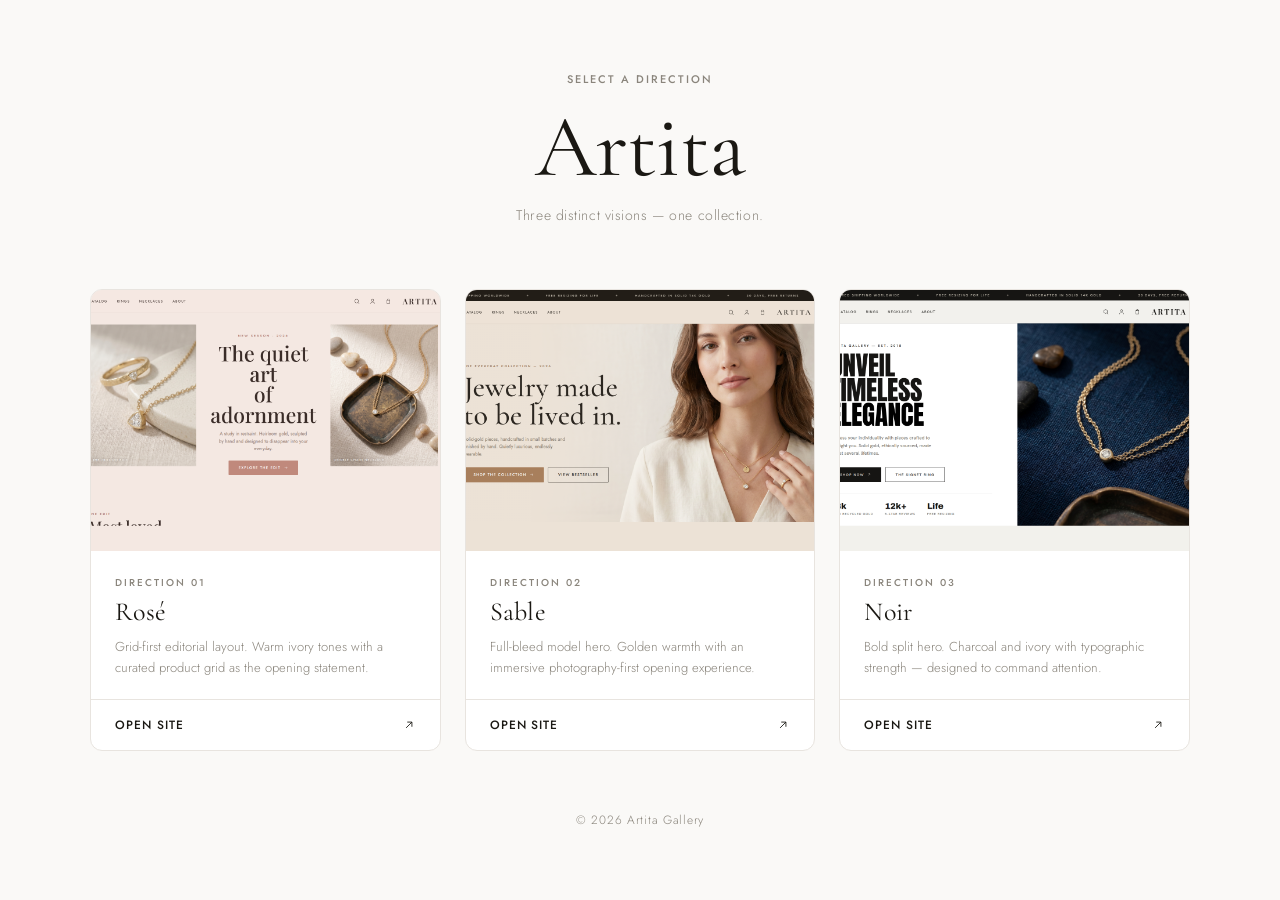
<file: index.html>
<!DOCTYPE html>
<html lang="en">
<head>
  <meta charset="UTF-8" />
  <meta name="viewport" content="width=device-width, initial-scale=1.0" />
  <title>Artita Gallery</title>
  <link rel="preconnect" href="https://fonts.googleapis.com" />
  <link rel="preconnect" href="https://fonts.gstatic.com" crossorigin />
  <link href="https://fonts.googleapis.com/css2?family=Cormorant+Garamond:ital,wght@0,400;0,600;1,500&family=Jost:wght@300;400;500&display=swap" rel="stylesheet" />
  <style>
    *, *::before, *::after { box-sizing: border-box; margin: 0; padding: 0; }

    :root {
      --bg: #faf9f7;
      --ink: #1a1813;
      --muted: #8a857c;
      --border: #e8e4df;
      --radius: 12px;
    }

    body {
      background: var(--bg);
      color: var(--ink);
      font-family: 'Jost', sans-serif;
      font-weight: 300;
      min-height: 100vh;
      display: flex;
      flex-direction: column;
      align-items: center;
      justify-content: center;
      padding: 60px 24px;
    }

    header {
      text-align: center;
      margin-bottom: 64px;
    }

    .eyebrow {
      font-size: 11px;
      font-weight: 500;
      letter-spacing: 0.18em;
      text-transform: uppercase;
      color: var(--muted);
      margin-bottom: 16px;
    }

    h1 {
      font-family: 'Cormorant Garamond', serif;
      font-size: clamp(52px, 8vw, 88px);
      font-weight: 400;
      letter-spacing: -0.01em;
      line-height: 1;
    }

    .subtitle {
      margin-top: 14px;
      font-size: 14px;
      color: var(--muted);
      letter-spacing: 0.04em;
    }

    .grid {
      display: grid;
      grid-template-columns: repeat(3, 1fr);
      gap: 24px;
      width: 100%;
      max-width: 1100px;
    }

    .card {
      display: flex;
      flex-direction: column;
      border: 1px solid var(--border);
      border-radius: var(--radius);
      overflow: hidden;
      background: #fff;
      text-decoration: none;
      color: inherit;
      transition: transform 0.25s ease, box-shadow 0.25s ease;
    }

    .card:hover {
      transform: translateY(-4px);
      box-shadow: 0 16px 40px rgba(0,0,0,0.09);
    }

    .card-img {
      width: 100%;
      aspect-ratio: 4/3;
      overflow: hidden;
      background: #f0ede8;
    }

    .card-img img {
      width: 100%;
      height: 100%;
      object-fit: cover;
      object-position: center top;
      display: block;
      transition: transform 0.4s ease;
    }

    .card:hover .card-img img {
      transform: scale(1.03);
    }

    .card-body {
      padding: 24px 24px 20px;
      display: flex;
      flex-direction: column;
      gap: 6px;
      flex: 1;
    }

    .card-label {
      font-size: 10px;
      font-weight: 500;
      letter-spacing: 0.2em;
      text-transform: uppercase;
      color: var(--muted);
    }

    .card-title {
      font-family: 'Cormorant Garamond', serif;
      font-size: 26px;
      font-weight: 400;
      letter-spacing: 0.01em;
    }

    .card-desc {
      font-size: 13px;
      color: var(--muted);
      line-height: 1.6;
      margin-top: 4px;
    }

    .card-footer {
      padding: 16px 24px;
      border-top: 1px solid var(--border);
      display: flex;
      align-items: center;
      justify-content: space-between;
      font-size: 12px;
      font-weight: 500;
      letter-spacing: 0.08em;
      text-transform: uppercase;
      color: var(--ink);
    }

    .card-footer svg {
      width: 14px;
      height: 14px;
      stroke: var(--ink);
      fill: none;
      stroke-width: 1.5;
      transition: transform 0.2s ease;
    }

    .card:hover .card-footer svg {
      transform: translate(2px, -2px);
    }

    footer {
      margin-top: 60px;
      font-size: 12px;
      color: var(--muted);
      letter-spacing: 0.06em;
      text-align: center;
    }

    @media (max-width: 720px) {
      .grid { grid-template-columns: 1fr; max-width: 420px; }
      h1 { font-size: 52px; }
    }
  </style>
</head>
<body>

  <header>
    <div class="eyebrow">Select a direction</div>
    <h1>Artita</h1>
    <p class="subtitle">Three distinct visions — one collection.</p>
  </header>

  <div class="grid">

    <a class="card" href="/rose/" target="_blank" rel="noopener">
      <div class="card-img">
        <img src="/screenshots/rose.png" alt="Rose — Artita Gallery" />
      </div>
      <div class="card-body">
        <div class="card-label">Direction 01</div>
        <div class="card-title">Rosé</div>
        <div class="card-desc">Grid-first editorial layout. Warm ivory tones with a curated product grid as the opening statement.</div>
      </div>
      <div class="card-footer">
        <span>Open site</span>
        <svg viewBox="0 0 24 24"><path d="M7 17L17 7M9 7h8v8"/></svg>
      </div>
    </a>

    <a class="card" href="/sable/" target="_blank" rel="noopener">
      <div class="card-img">
        <img src="/screenshots/sable.png" alt="Sable — Artita Gallery" />
      </div>
      <div class="card-body">
        <div class="card-label">Direction 02</div>
        <div class="card-title">Sable</div>
        <div class="card-desc">Full-bleed model hero. Golden warmth with an immersive photography-first opening experience.</div>
      </div>
      <div class="card-footer">
        <span>Open site</span>
        <svg viewBox="0 0 24 24"><path d="M7 17L17 7M9 7h8v8"/></svg>
      </div>
    </a>

    <a class="card" href="/noir/" target="_blank" rel="noopener">
      <div class="card-img">
        <img src="/screenshots/noir.png" alt="Noir — Artita Gallery" />
      </div>
      <div class="card-body">
        <div class="card-label">Direction 03</div>
        <div class="card-title">Noir</div>
        <div class="card-desc">Bold split hero. Charcoal and ivory with typographic strength — designed to command attention.</div>
      </div>
      <div class="card-footer">
        <span>Open site</span>
        <svg viewBox="0 0 24 24"><path d="M7 17L17 7M9 7h8v8"/></svg>
      </div>
    </a>

  </div>

  <footer>© 2026 Artita Gallery</footer>

</body>
</html>
</file>
